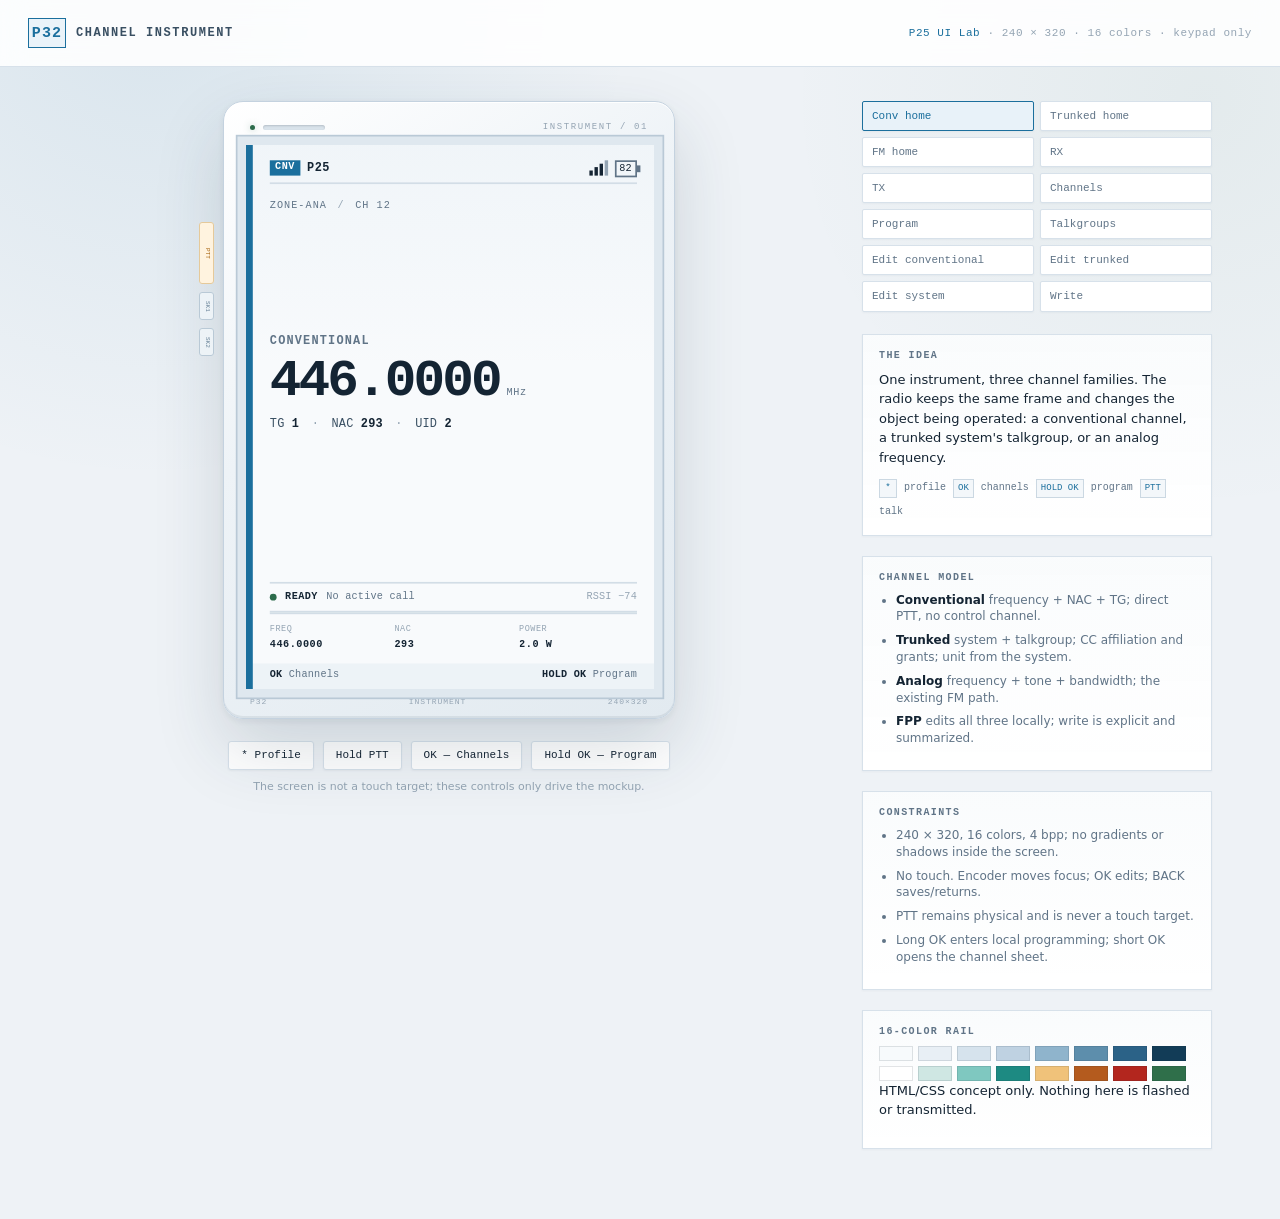
<file: mockups/channel-instrument/index.html>
<!doctype html>
<!-- SPDX-License-Identifier: MIT -->
<!-- Copyright (c) 2026 The RadioFoundry Authors -->
<html lang="en">
<head>
	<meta charset="utf-8">
	<meta name="viewport" content="width=device-width, initial-scale=1">
	<meta name="color-scheme" content="light">
	<title>P32 Channel Instrument — conventional, trunked, FPP</title>
	<link rel="stylesheet" href="styles.css">
</head>
<body>
<header class="topbar">
	<div class="brand"><span class="brand-mark">P32</span><span class="brand-name">CHANNEL INSTRUMENT</span></div>
	<div class="meta"><a href="../p25-ui/">P25 UI Lab</a> · 240 × 320 · 16 colors · keypad only</div>
</header>

<main class="workspace">
	<section class="stage">
		<div class="device">
			<div class="device-top"><span class="led"></span><span class="speaker"></span><span class="device-label">INSTRUMENT / 01</span></div>
			<div class="screen-scale">
				<div class="screen" id="screen" data-current="home-conv">
					<!-- conventional home -->
					<section class="view" data-screen="home-conv" style="--accent: var(--blue)">
						<div class="rail"><span class="badge blue">CNV</span><span class="rail-mode">P25</span><span class="grow"></span><span class="signal"><i></i><i></i><i></i><i class="off"></i></span><span class="batt">82</span></div>
						<div class="eyebrow">ZONE-ANA <span>/</span> CH 12</div>
						<div class="display">
							<div class="display-label">CONVENTIONAL</div>
							<div class="display-main">446.0000<span class="unit">MHz</span></div>
							<div class="display-sub">TG <b>1</b> <span class="sep">·</span> NAC <b>293</b> <span class="sep">·</span> UID <b>2</b></div>
						</div>
						<div class="activity"><span class="dot"></span><b>READY</b><span>No active call</span><span class="activity-right">RSSI −74</span></div>
						<div class="deck">
							<div><span>FREQ</span><b>446.0000</b></div><div><span>NAC</span><b>293</b></div><div><span>POWER</span><b>2.0 W</b></div>
						</div>
						<div class="soft"><span><b>OK</b> Channels</span><span><b>HOLD OK</b> Program</span></div>
					</section>

					<!-- trunked home -->
					<section class="view" data-screen="home-trunk" style="--accent: var(--violet)">
						<div class="rail"><span class="badge violet">TRK</span><span class="rail-mode">P25</span><span class="grow"></span><span class="signal"><i></i><i></i><i></i><i class="off"></i></span><span class="batt">82</span></div>
						<div class="eyebrow">SYS 123 <span>/</span> SITE 1</div>
						<div class="display">
							<div class="display-label">TRUNKED <span class="status-inline">AFFILIATED</span></div>
							<div class="display-main">TG 1<span class="unit">TALKGROUP</span></div>
							<div class="display-sub">CC <b>438.8000</b> <span class="sep">·</span> WACN <b>BEEF0</b> <span class="sep">·</span> UID <b>2</b></div>
						</div>
						<div class="activity"><span class="dot"></span><b>CC LOCKED</b><span>Site 1 · no active call</span><span class="activity-right">RSSI −82</span></div>
						<div class="deck">
							<div><span>CONTROL</span><b>438.8000</b></div><div><span>SYSTEM</span><b>123</b></div><div><span>UNIT</span><b>2</b></div>
						</div>
						<div class="soft"><span><b>OK</b> Channels</span><span><b>HOLD OK</b> Program</span></div>
					</section>

					<!-- FM home -->
					<section class="view" data-screen="home-fm" style="--accent: var(--green)">
						<div class="rail"><span class="badge green">FM</span><span class="rail-mode">ANALOG</span><span class="grow"></span><span class="signal"><i></i><i></i><i></i><i class="off"></i></span><span class="batt">82</span></div>
						<div class="eyebrow">ZONE-ANA <span>/</span> CH 12</div>
						<div class="display">
							<div class="display-label">ANALOG FM <span class="status-inline">12.5 kHz</span></div>
							<div class="display-main">446.0000<span class="unit">MHz</span></div>
							<div class="display-sub">TONE <b>88.5</b> <span class="sep">·</span> POWER <b>2.0 W</b></div>
						</div>
						<div class="activity"><span class="dot"></span><b>SQUELCH CLOSED</b><span>Monitor off</span><span class="activity-right">RSSI −74</span></div>
						<div class="deck">
							<div><span>TONE</span><b>88.5 Hz</b></div><div><span>BANDWIDTH</span><b>12.5 k</b></div><div><span>POWER</span><b>2.0 W</b></div>
						</div>
						<div class="soft"><span><b>OK</b> Channels</span><span><b>HOLD OK</b> Program</span></div>
					</section>

					<!-- receive -->
					<section class="view" data-screen="rx" style="--accent: var(--green)">
						<div class="rail"><span class="badge green">RX</span><span class="rail-mode">P25</span><span class="grow"></span><span class="signal"><i></i><i></i><i></i><i class="off"></i></span><span class="batt">82</span></div>
						<div class="eyebrow">INCOMING GROUP CALL <span>/</span> CONVENTIONAL</div>
						<div class="display">
							<div class="display-label">CLEAR VOICE <span class="status-inline">NAC 293</span></div>
							<div class="display-main">UNIT 7<span class="unit">SOURCE</span></div>
							<div class="display-sub">TALKGROUP <b>1</b> <span class="sep">·</span> GROUP CALL</div>
						</div>
						<div class="meter"><i></i><i></i><i></i><i></i><i></i><i></i><i></i><i></i><i></i><i></i><i></i><i></i></div>
						<div class="activity"><span class="dot"></span><b>RECEIVING</b><span>12:42 · −74 dBm</span><span class="activity-right">PTT reply</span></div>
						<div class="deck"><div><span>NAC</span><b>293</b></div><div><span>TG</span><b>1</b></div><div><span>STATE</span><b>CLEAR</b></div></div>
						<div class="soft"><span><b>PTT</b> Reply</span><span><b>BACK</b> Home</span></div>
					</section>

					<!-- transmit -->
					<section class="view" data-screen="tx" style="--accent: var(--amber)">
						<div class="rail"><span class="badge amber">TX</span><span class="rail-mode" id="tx-rail-mode">P25</span><span class="grow"></span><span class="signal"><i></i><i></i><i></i><i class="off"></i></span><span class="batt">82</span></div>
						<div class="eyebrow" id="tx-eyebrow">TRANSMITTING <span>/</span> CONVENTIONAL</div>
						<div class="display">
							<div class="display-label" id="tx-label">CLEAR VOICE <span class="status-inline">NAC 293</span></div>
							<div class="display-main" id="tx-main">00:00<span class="unit">HOLD PTT</span></div>
							<div class="display-sub" id="tx-sub">TALKGROUP <b>1</b> <span class="sep">·</span> UID <b>2</b></div>
						</div>
						<div class="meter amber"><i></i><i></i><i></i><i></i><i></i><i></i><i></i><i></i><i></i><i></i><i></i><i></i></div>
						<div class="activity"><span class="dot amber"></span><b>ON AIR</b><span>Release PTT to listen</span><span class="activity-right">2.0 W</span></div>
						<div class="deck"><div><span id="tx-deck1-l">MODE</span><b id="tx-deck1">P25</b></div><div><span id="tx-deck2-l">TG</span><b id="tx-deck2">1</b></div><div><span id="tx-deck3-l">POWER</span><b id="tx-deck3">2.0 W</b></div></div>
						<div class="soft"><span><b>HOLD</b> PTT</span><span><b>RELEASE</b> Listen</span></div>
					</section>

					<!-- channel list -->
					<section class="view" data-screen="channels" style="--accent: var(--blue)">
						<div class="rail"><span class="badge blue">OK</span><span class="rail-mode">CHANNELS</span><span class="grow"></span><span class="batt">82</span></div>
						<div class="page-title">CHANNELS <span>4 / 12</span></div>
						<div class="group-label">CONVENTIONAL</div>
						<div class="ch-row selected"><span class="tag cnv">CNV</span><span class="ch-name">CALL 1</span><span class="ch-val">446.0000</span></div>
						<div class="ch-row"><span class="tag cnv">CNV</span><span class="ch-name">CALL 2</span><span class="ch-val">446.1250</span></div>
						<div class="group-label">TRUNKED</div>
						<div class="ch-row"><span class="tag trk">TRK</span><span class="ch-name">SYS 123 / TG 1</span><span class="ch-val">438.8000</span></div>
						<div class="group-label">ANALOG</div>
						<div class="ch-row"><span class="tag fm">FM</span><span class="ch-name">CALL 1</span><span class="ch-val">446.0000</span></div>
						<div class="spacer"></div>
						<div class="soft"><span><b>OK</b> Select</span><span><b>BACK</b> Home</span></div>
					</section>

					<!-- FPP program -->
					<section class="view" data-screen="program" style="--accent: var(--ink)">
						<div class="rail"><span class="badge ink">FPP</span><span class="rail-mode">PROGRAM</span><span class="grow"></span><span class="batt">82</span></div>
						<div class="page-title">PROGRAM <span>LOCAL</span></div>
						<div class="program">
							<div class="cats"><span class="active">CH</span><span>ZN</span><span>SY</span><span>TG</span><span>WR</span></div>
							<div class="prog-list">
								<div class="group-label">CHANNELS</div>
								<div class="ch-row selected"><span class="tag cnv">CNV</span><span class="ch-name">CALL 1</span><span class="ch-val">EDIT</span></div>
								<div class="ch-row"><span class="tag trk">TRK</span><span class="ch-name">SYS 123</span><span class="ch-val">EDIT</span></div>
								<div class="ch-row"><span class="tag fm">FM</span><span class="ch-name">CALL 1</span><span class="ch-val">EDIT</span></div>
								<div class="ch-row"><span class="tag new">+</span><span class="ch-name">New channel</span><span class="ch-val"></span></div>
								<div class="group-label">SYSTEMS</div>
								<div class="ch-row"><span class="tag trk">SYS</span><span class="ch-name">SYS 123</span><span class="ch-val">EDIT</span></div>
							</div>
						</div>
						<div class="soft"><span><b>ENCODER</b> Categories</span><span><b>OK</b> Edit</span></div>
					</section>

					<!-- FPP talkgroups -->
					<section class="view" data-screen="talkgroups" style="--accent: var(--violet)">
						<div class="rail"><span class="badge violet">TG</span><span class="rail-mode">PROGRAM</span><span class="grow"></span><span class="batt">82</span></div>
						<div class="page-title">TALKGROUPS <span>SYS 123</span></div>
						<div class="group-label">SYSTEM 123</div>
						<div class="ch-row selected"><span class="tag trk">TG</span><span class="ch-name">TG 1</span><span class="ch-val">DEFAULT</span></div>
						<div class="ch-row"><span class="tag trk">TG</span><span class="ch-name">TG 2</span><span class="ch-val">SCAN</span></div>
						<div class="ch-row"><span class="tag new">+</span><span class="ch-name">New talkgroup</span><span class="ch-val"></span></div>
						<div class="spacer"></div>
						<div class="soft"><span><b>OK</b> Edit</span><span><b>BACK</b> Program</span></div>
					</section>

					<!-- edit conventional -->
					<section class="view" data-screen="edit-conv" style="--accent: var(--blue)">
						<div class="rail"><span class="badge blue">CNV</span><span class="rail-mode">EDIT</span><span class="grow"></span><span class="batt">82</span></div>
						<div class="page-title">CHANNEL 12 <span>CONVENTIONAL</span></div>
						<div class="types"><span class="active">CONV</span><span>TRK</span><span>FM</span></div>
						<div class="fields">
							<div class="field selected"><span>FREQUENCY</span><b>446.0000</b></div>
							<div class="field"><span>NAC</span><b>293</b></div>
							<div class="field"><span>TALKGROUP</span><b>1</b></div>
							<div class="field"><span>POWER</span><b>2.0 W</b></div>
							<div class="field"><span>BANDWIDTH</span><b>12.5 kHz</b></div>
							<div class="field"><span>RX ONLY</span><b>No</b></div>
						</div>
						<div class="soft"><span><b>OK</b> Edit</span><span><b>BACK</b> Save</span></div>
					</section>

					<!-- edit trunked -->
					<section class="view" data-screen="edit-trunk" style="--accent: var(--violet)">
						<div class="rail"><span class="badge violet">TRK</span><span class="rail-mode">EDIT</span><span class="grow"></span><span class="batt">82</span></div>
						<div class="page-title">CHANNEL 14 <span>TRUNKED</span></div>
						<div class="types"><span>CONV</span><span class="active">TRK</span><span>FM</span></div>
						<div class="fields">
							<div class="field selected"><span>SYSTEM</span><b>SYS 123</b></div>
							<div class="field"><span>TALKGROUP</span><b>1</b></div>
							<div class="field"><span>ZONE</span><b>ZONE-ANA</b></div>
							<div class="field"><span>POWER</span><b>2.0 W</b></div>
							<div class="field"><span>RX ONLY</span><b>No</b></div>
							<div class="field"><span>EMERGENCY</span><b>Allowed</b></div>
						</div>
						<div class="soft"><span><b>OK</b> Edit</span><span><b>BACK</b> Save</span></div>
					</section>

					<!-- edit system -->
					<section class="view" data-screen="edit-system" style="--accent: var(--violet)">
						<div class="rail"><span class="badge violet">SYS</span><span class="rail-mode">EDIT</span><span class="grow"></span><span class="batt">82</span></div>
						<div class="page-title">SYS 123 <span>TRUNKED</span></div>
						<div class="fields tight">
							<div class="field selected"><span>CONTROL</span><b>438.8000</b></div>
							<div class="field"><span>WACN</span><b>BEEF0</b></div>
							<div class="field"><span>SYSTEM ID</span><b>123</b></div>
							<div class="field"><span>RFSS</span><b>1</b></div>
							<div class="field"><span>SITE</span><b>1</b></div>
							<div class="field"><span>NAC</span><b>293</b></div>
							<div class="field"><span>UNIT ID</span><b>2</b></div>
							<div class="field"><span>BAND PLAN</span><b>Auto</b></div>
						</div>
						<div class="soft"><span><b>OK</b> Edit</span><span><b>BACK</b> Save</span></div>
					</section>

					<!-- write -->
					<section class="view" data-screen="write" style="--accent: var(--amber)">
						<div class="rail"><span class="badge amber">WR</span><span class="rail-mode">WRITE</span><span class="grow"></span><span class="batt">82</span></div>
						<div class="write-main">
							<div class="write-count">3</div>
							<div class="write-label">CHANGES READY</div>
							<div class="write-sub">Channel 12 · Channel 14 · SYS 123</div>
						</div>
						<div class="write-list">
							<div><span>CHANNEL 12</span><b>CONV · NAC 293</b></div>
							<div><span>CHANNEL 14</span><b>TRK · TG 1</b></div>
							<div><span>SYS 123</span><b>CC 438.8000 · UID 2</b></div>
						</div>
						<div class="soft"><span><b>OK</b> Write</span><span><b>BACK</b> Cancel</span></div>
					</section>
				</div>
			</div>
			<div class="device-side"><span class="side ptt">PTT</span><span class="side">SK1</span><span class="side">SK2</span></div>
			<div class="device-bottom"><span>P32</span><span>INSTRUMENT</span><span>240×320</span></div>
		</div>

		<div class="controls">
			<button type="button" data-action="profile">* Profile</button>
			<button type="button" data-action="ptt">Hold PTT</button>
			<button type="button" data-action="channels">OK — Channels</button>
			<button type="button" data-action="program">Hold OK — Program</button>
			<span>The screen is not a touch target; these controls only drive the mockup.</span>
		</div>
	</section>

	<aside class="panel">
		<nav class="nav" aria-label="Instrument screens">
			<button type="button" class="active" data-go="home-conv">Conv home</button>
			<button type="button" data-go="home-trunk">Trunked home</button>
			<button type="button" data-go="home-fm">FM home</button>
			<button type="button" data-go="rx">RX</button>
			<button type="button" data-go="tx">TX</button>
			<button type="button" data-go="channels">Channels</button>
			<button type="button" data-go="program">Program</button>
			<button type="button" data-go="talkgroups">Talkgroups</button>
			<button type="button" data-go="edit-conv">Edit conventional</button>
			<button type="button" data-go="edit-trunk">Edit trunked</button>
			<button type="button" data-go="edit-system">Edit system</button>
			<button type="button" data-go="write">Write</button>
		</nav>

		<section class="note">
			<h2>THE IDEA</h2>
			<p id="note">One instrument, three channel families. The radio keeps the same frame and changes the object being operated: a conventional channel, a trunked system's talkgroup, or an analog frequency.</p>
			<div class="keys"><span class="k">*</span> profile <span class="k">OK</span> channels <span class="k">HOLD OK</span> program <span class="k">PTT</span> talk</div>
		</section>

		<section class="note">
			<h2>CHANNEL MODEL</h2>
			<ul>
				<li><b>Conventional</b> frequency + NAC + TG; direct PTT, no control channel.</li>
				<li><b>Trunked</b> system + talkgroup; CC affiliation and grants; unit from the system.</li>
				<li><b>Analog</b> frequency + tone + bandwidth; the existing FM path.</li>
				<li><b>FPP</b> edits all three locally; write is explicit and summarized.</li>
			</ul>
		</section>

		<section class="note">
			<h2>CONSTRAINTS</h2>
			<ul>
				<li>240 × 320, 16 colors, 4 bpp; no gradients or shadows inside the screen.</li>
				<li>No touch. Encoder moves focus; OK edits; BACK saves/returns.</li>
				<li>PTT remains physical and is never a touch target.</li>
				<li>Long OK enters local programming; short OK opens the channel sheet.</li>
			</ul>
		</section>

		<section class="note">
			<h2>16-COLOR RAIL</h2>
			<div class="swatches">
				<i style="--c:#f7fafc"></i><i style="--c:#e8eff5"></i><i style="--c:#d6e3ed"></i><i style="--c:#bfd2e2"></i>
				<i style="--c:#8fb4cc"></i><i style="--c:#5d8eac"></i><i style="--c:#2b6287"></i><i style="--c:#123c57"></i>
				<i style="--c:#ffffff"></i><i style="--c:#cfe7e3"></i><i style="--c:#7fc8c0"></i><i style="--c:#1d8a82"></i>
				<i style="--c:#f0c27a"></i><i style="--c:#b45b1e"></i><i style="--c:#b3261e"></i><i style="--c:#2f6f4a"></i>
			</div>
			<p class="tiny">HTML/CSS concept only. Nothing here is flashed or transmitted.</p>
		</section>
	</aside>
</main>
<script src="app.js"></script>
</body>
</html>
</file>
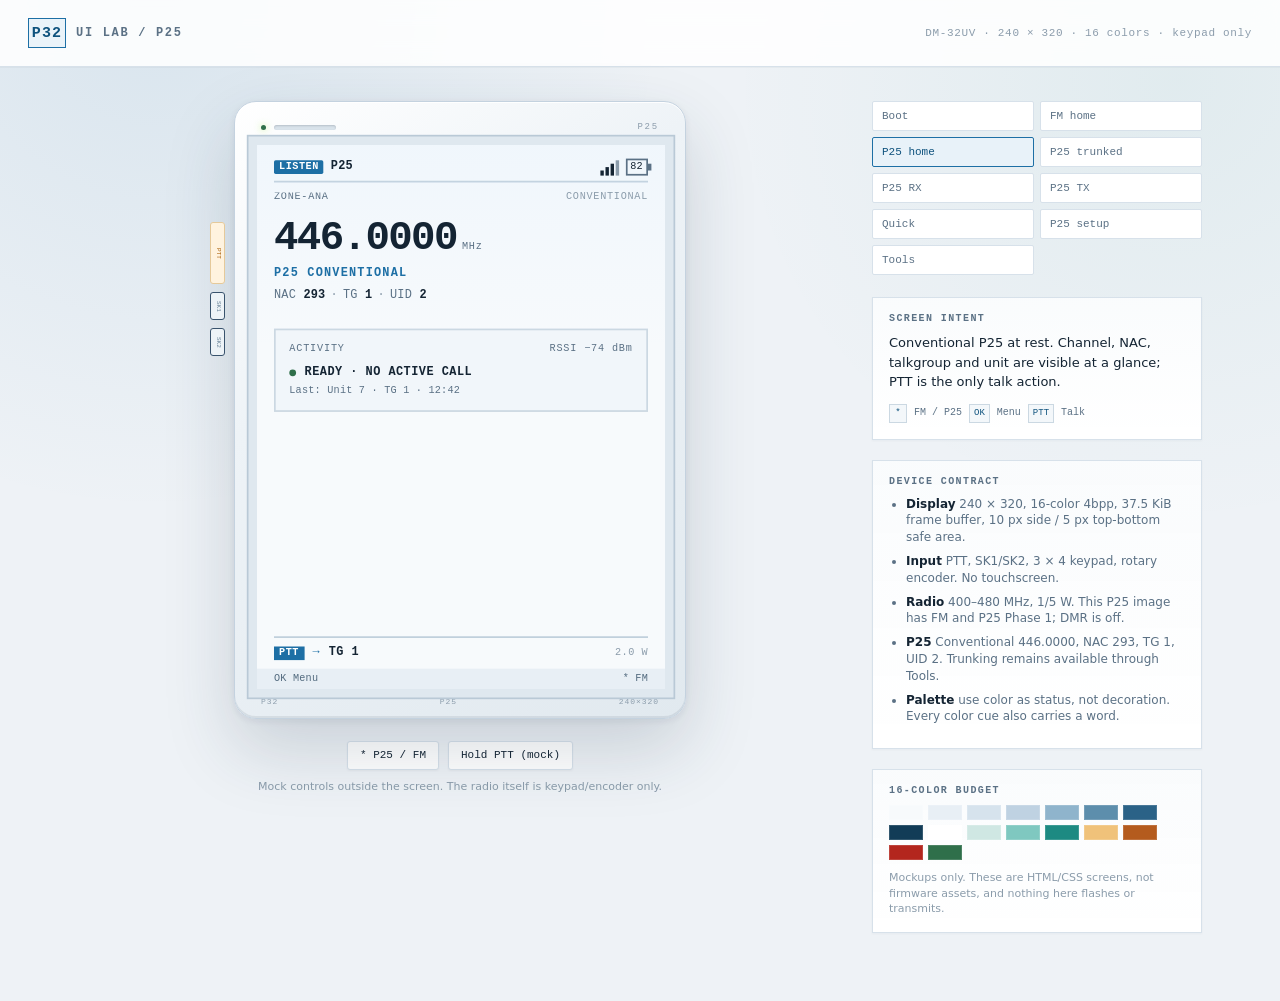
<file: mockups/p25-ui/index.html>
<!doctype html>
<!-- SPDX-License-Identifier: MIT -->
<!-- Copyright (c) 2026 The RadioFoundry Authors -->
<html lang="en">
<head>
	<meta charset="utf-8">
	<meta name="viewport" content="width=device-width, initial-scale=1">
	<meta name="color-scheme" content="light">
	<title>P32 P25 UI Lab — 240×320 keypad mockups</title>
	<link rel="stylesheet" href="styles.css">
</head>
<body>
<header class="topbar">
	<div class="brand"><span class="brand-mark">P32</span><span class="brand-name">UI LAB / P25</span></div>
	<div class="meta">DM-32UV · 240 × 320 · 16 colors · keypad only</div>
</header>

<main class="workspace">
	<section class="stage" aria-label="Radio mockup">
		<div class="device">
			<div class="device-top">
				<span class="led" aria-hidden="true"></span>
				<span class="speaker" aria-hidden="true"></span>
				<span class="device-label">P25</span>
			</div>

			<div class="screen-scale">
				<div class="screen" id="screen" data-current="home-p25">
					<!-- boot -->
					<section class="view boot" data-screen="boot" aria-label="Boot screen">
						<img src="../../boards/dm32/boot_splash.jpg" alt="P32 P25 firmware boot artwork">
					</section>

					<!-- FM home -->
					<section class="view" data-screen="home-fm" aria-label="FM home">
						<div class="status">
							<span class="pill idle">IDLE</span>
							<span class="smode">FM</span>
							<span class="spacer"></span>
							<span class="signal" aria-label="signal 3 of 4"><i></i><i></i><i></i><i class="off"></i></span>
							<span class="battery">82</span>
						</div>
						<div class="zone-line"><span class="zone">ZONE-ANA</span><span class="pos">CH 12 / 32</span></div>
						<div class="hero">
							<div class="freq">446.0000<span class="unit">MHz</span></div>
							<div class="tagline">ANALOG FM</div>
							<div class="subline">TONE <b>88.5</b><span class="dot">·</span>12.5 kHz<span class="dot">·</span>2.0 W</div>
						</div>
						<div class="activity-card">
							<div class="activity-head"><span>ACTIVITY</span><span>RSSI −74 dBm</span></div>
							<div class="activity-main"><span class="ready-dot"></span>SQUELCH CLOSED</div>
							<div class="activity-sub">Monitor off · Tone 88.5 Hz</div>
						</div>
						<div class="spacer-body"></div>
						<div class="talkline"><span class="key">PTT</span><span class="arrow">→</span><span>TALK</span><span class="dim">HOLD TO TRANSMIT</span></div>
						<div class="hint"><span>OK Menu</span><span>* P25</span></div>
					</section>

					<!-- P25 conventional home -->
					<section class="view is-active" data-screen="home-p25" aria-label="P25 conventional home">
						<div class="status">
							<span class="pill listen">LISTEN</span>
							<span class="smode">P25</span>
							<span class="spacer"></span>
							<span class="signal" aria-label="signal 3 of 4"><i></i><i></i><i></i><i class="off"></i></span>
							<span class="battery">82</span>
						</div>
						<div class="zone-line"><span class="zone">ZONE-ANA</span><span class="pos">CONVENTIONAL</span></div>
						<div class="hero">
							<div class="freq">446.0000<span class="unit">MHz</span></div>
							<div class="tagline accent">P25 CONVENTIONAL</div>
							<div class="subline">NAC <b>293</b><span class="dot">·</span>TG <b>1</b><span class="dot">·</span>UID <b>2</b></div>
						</div>
						<div class="activity-card">
							<div class="activity-head"><span>ACTIVITY</span><span>RSSI −74 dBm</span></div>
							<div class="activity-main"><span class="ready-dot"></span>READY · NO ACTIVE CALL</div>
							<div class="activity-sub">Last: Unit 7 · TG 1 · 12:42</div>
						</div>
						<div class="spacer-body"></div>
						<div class="talkline"><span class="key">PTT</span><span class="arrow">→</span><span>TG 1</span><span class="dim">2.0 W</span></div>
						<div class="hint"><span>OK Menu</span><span>* FM</span></div>
					</section>

					<!-- P25 trunked home -->
					<section class="view" data-screen="home-trunk" aria-label="P25 trunked home">
						<div class="status">
							<span class="pill listen">AFFIL</span>
							<span class="smode">P25</span>
							<span class="spacer"></span>
							<span class="signal" aria-label="signal 3 of 4"><i></i><i></i><i></i><i class="off"></i></span>
							<span class="battery">82</span>
						</div>
						<div class="zone-line"><span class="zone">SYS 123 · SITE 1</span><span class="pos">TRUNKED</span></div>
						<div class="hero">
							<div class="freq">438.8000<span class="unit">MHz</span></div>
							<div class="tagline accent">P25 TRUNKED · CC</div>
							<div class="subline">WACN <b>BEEF0</b><span class="dot">·</span>TG <b>1</b><span class="dot">·</span>UID <b>2</b></div>
						</div>
						<div class="activity-card">
							<div class="activity-head"><span>ACTIVITY</span><span>RSSI −82 dBm</span></div>
							<div class="activity-main"><span class="ready-dot"></span>AFFILIATED · CC LOCKED</div>
							<div class="activity-sub">Site 1 · last grant 12:41 · TG 1</div>
						</div>
						<div class="spacer-body"></div>
						<div class="talkline"><span class="key">PTT</span><span class="arrow">→</span><span>REQUEST</span><span class="dim">CC 438.800</span></div>
						<div class="hint"><span>OK Menu</span><span>* FM</span></div>
					</section>

					<!-- P25 receive -->
					<section class="view" data-screen="rx-p25" aria-label="P25 receive">
						<div class="status">
							<span class="pill rx">RX</span>
							<span class="smode">P25</span>
							<span class="spacer"></span>
							<span class="signal" aria-label="signal 3 of 4"><i></i><i></i><i></i><i class="off"></i></span>
							<span class="battery">82</span>
						</div>
						<div class="rx-kicker">INCOMING GROUP CALL</div>
						<div class="caller">UNIT 7</div>
						<div class="call-meta">TALKGROUP 1 · SOURCE 7</div>
						<div class="badge clear">P25 CLEAR <span>·</span> NAC 293</div>
						<div class="audio-meter" aria-label="audio level"><i></i><i></i><i></i><i></i><i></i><i></i><i></i><i></i><i></i><i></i><i></i><i></i></div>
						<div class="spacer-body"></div>
						<div class="info-row"><span class="dim">RSSI −74 dBm</span><span class="dim">12:42</span></div>
						<div class="hint"><span>PTT Reply</span><span>BACK</span></div>
					</section>

					<!-- P25 transmit -->
					<section class="view" data-screen="tx-p25" aria-label="P25 transmit">
						<div class="status">
							<span class="pill tx">TX</span>
							<span class="smode">P25</span>
							<span class="spacer"></span>
							<span class="signal" aria-label="signal 3 of 4"><i></i><i></i><i></i><i class="off"></i></span>
							<span class="battery">82</span>
						</div>
						<div class="rx-kicker">TRANSMITTING</div>
						<div class="caller" id="tx-call">TG 1</div>
						<div class="tx-time" id="tx-time">00:00</div>
						<div class="badge clear" id="tx-meta">P25 CLEAR <span>·</span> NAC 293</div>
						<div class="mic-meter" aria-label="microphone level"><i></i><i></i><i></i><i></i><i></i><i></i><i></i><i></i><i></i><i></i><i></i><i></i></div>
						<div class="spacer-body"></div>
						<div class="info-row"><span class="dim" id="tx-power">2.0 W</span><span class="dim">RELEASE PTT TO LISTEN</span></div>
						<div class="hint"><span>HOLD PTT</span><span>BACK cancels</span></div>
					</section>

					<!-- quick settings -->
					<section class="view" data-screen="quick" aria-label="Quick settings">
						<div class="status">
							<span class="pill idle">IDLE</span>
							<span class="smode">P25</span>
							<span class="spacer"></span>
							<span class="signal" aria-label="signal 3 of 4"><i></i><i></i><i></i><i class="off"></i></span>
							<span class="battery">82</span>
						</div>
						<div class="screen-title"><span>QUICK</span><span class="dim">1 / 6</span></div>
						<div class="rows">
							<div class="row selected"><span class="label">Power</span><span class="value">High</span></div>
							<div class="row"><span class="label">Squelch</span><span class="value">4</span></div>
							<div class="row"><span class="label">Backlight</span><span class="value">80%</span></div>
							<div class="row"><span class="label">Mode</span><span class="value accent">P25</span></div>
							<div class="row"><span class="label">Scan</span><span class="value">Off</span></div>
							<div class="row"><span class="label">P25 system</span><span class="value">›</span></div>
						</div>
						<div class="spacer-body"></div>
						<div class="hint"><span>Encoder</span><span>OK edit</span><span>BACK</span></div>
					</section>

					<!-- P25 system settings -->
					<section class="view" data-screen="p25-settings" aria-label="P25 system settings">
						<div class="status">
							<span class="pill idle">IDLE</span>
							<span class="smode">P25</span>
							<span class="spacer"></span>
							<span class="signal" aria-label="signal 3 of 4"><i></i><i></i><i></i><i class="off"></i></span>
							<span class="battery">82</span>
						</div>
						<div class="screen-title"><span>P25 SYSTEM</span><span class="dim">1 / 7</span></div>
						<div class="rows">
							<div class="row"><span class="label">Mode</span><span class="value accent">Conventional</span></div>
							<div class="row selected"><span class="label">Frequency</span><span class="value">446.0000</span></div>
							<div class="row"><span class="label">NAC</span><span class="value">293</span></div>
							<div class="row"><span class="label">Talkgroup</span><span class="value">1</span></div>
							<div class="row"><span class="label">Unit ID</span><span class="value">2</span></div>
							<div class="row"><span class="label">Band plan</span><span class="value">Auto</span></div>
							<div class="row"><span class="label">Save</span><span class="value">›</span></div>
						</div>
						<div class="spacer-body"></div>
						<div class="hint"><span>Encoder</span><span>OK edit</span><span>BACK</span></div>
					</section>

					<!-- tools -->
					<section class="view" data-screen="tools" aria-label="Tools menu">
						<div class="status">
							<span class="pill idle">IDLE</span>
							<span class="smode">P25</span>
							<span class="spacer"></span>
							<span class="signal" aria-label="signal 3 of 4"><i></i><i></i><i></i><i class="off"></i></span>
							<span class="battery">82</span>
						</div>
						<div class="screen-title"><span>TOOLS</span><span class="dim">1 / 6</span></div>
						<div class="rows">
							<div class="row selected"><span class="index">1</span><span class="label">P25 voice</span><span class="value">›</span></div>
							<div class="row"><span class="index">2</span><span class="label">P25 system</span><span class="value">›</span></div>
							<div class="row"><span class="index">3</span><span class="label">Zones</span><span class="value">›</span></div>
							<div class="row"><span class="index">4</span><span class="label">Channels</span><span class="value">›</span></div>
							<div class="row"><span class="index">5</span><span class="label">Scan</span><span class="value">›</span></div>
							<div class="row"><span class="index">6</span><span class="label">Settings</span><span class="value">›</span></div>
						</div>
						<div class="spacer-body"></div>
						<div class="hint"><span>1–6 open</span><span>BACK</span></div>
					</section>
				</div>
			</div>

			<div class="device-side" aria-hidden="true">
				<span class="side ptt">PTT</span>
				<span class="side">SK1</span>
				<span class="side">SK2</span>
			</div>
			<div class="device-bottom"><span>P32</span><span>P25</span><span>240×320</span></div>
		</div>

		<div class="mock-controls">
			<button type="button" data-action="star">* P25 / FM</button>
			<button type="button" data-action="ptt" id="ptt-button">Hold PTT (mock)</button>
			<span>Mock controls outside the screen. The radio itself is keypad/encoder only.</span>
		</div>
	</section>

	<aside class="panel">
		<nav class="screen-nav" aria-label="Mockup screens">
			<button type="button" data-go="boot">Boot</button>
			<button type="button" data-go="home-fm">FM home</button>
			<button type="button" class="active" data-go="home-p25">P25 home</button>
			<button type="button" data-go="home-trunk">P25 trunked</button>
			<button type="button" data-go="rx-p25">P25 RX</button>
			<button type="button" data-go="tx-p25">P25 TX</button>
			<button type="button" data-go="quick">Quick</button>
			<button type="button" data-go="p25-settings">P25 setup</button>
			<button type="button" data-go="tools">Tools</button>
		</nav>

		<section class="notes">
			<h2>SCREEN INTENT</h2>
			<p id="screen-note">Conventional P25 at rest. The operator sees the channel, NAC, talkgroup and unit at a glance; PTT is the only talk action.</p>
			<div class="legend"><span class="legend-key">*</span> FM / P25 <span class="legend-key">OK</span> Menu <span class="legend-key">PTT</span> Talk</div>
		</section>

		<section class="contract">
			<h2>DEVICE CONTRACT</h2>
			<ul>
				<li><b>Display</b> 240 × 320, 16-color 4bpp, 37.5 KiB frame buffer, 10 px side / 5 px top-bottom safe area.</li>
				<li><b>Input</b> PTT, SK1/SK2, 3 × 4 keypad, rotary encoder. No touchscreen.</li>
				<li><b>Radio</b> 400–480 MHz, 1/5 W. This P25 image has FM and P25 Phase 1; DMR is off.</li>
				<li><b>P25</b> Conventional 446.0000, NAC 293, TG 1, UID 2. Trunking remains available through Tools.</li>
				<li><b>Palette</b> use color as status, not decoration. Every color cue also carries a word.</li>
			</ul>
		</section>

		<section class="palette">
			<h2>16-COLOR BUDGET</h2>
			<div class="swatches" aria-label="palette">
				<i style="--c:#f7fafc"></i><i style="--c:#e8eff5"></i><i style="--c:#d6e3ed"></i><i style="--c:#bfd2e2"></i>
				<i style="--c:#8fb4cc"></i><i style="--c:#5d8eac"></i><i style="--c:#2b6287"></i><i style="--c:#123c57"></i>
				<i style="--c:#ffffff"></i><i style="--c:#cfe7e3"></i><i style="--c:#7fc8c0"></i><i style="--c:#1d8a82"></i>
				<i style="--c:#f0c27a"></i><i style="--c:#b45b1e"></i><i style="--c:#b3261e"></i><i style="--c:#2f6f4a"></i>
			</div>
			<p class="tiny">Mockups only. These are HTML/CSS screens, not firmware assets, and nothing here flashes or transmits.</p>
		</section>
	</aside>
</main>

<script src="app.js"></script>
</body>
</html>
</file>
<file: mockups/channel-instrument/styles.css>
/* SPDX-License-Identifier: MIT */
/* Copyright (c) 2026 The RadioFoundry Authors */
:root {
	--bg: #eef2f6;
	--panel: #ffffff;
	--line: #d7e1ea;
	--line-2: #c4d2df;
	--ink: #142433;
	--ink-2: #394f62;
	--dim: #607487;
	--faint: #94a4b3;
	--blue: #1b6f9d;
	--violet: #6757a3;
	--green: #2c6b4b;
	--amber: #a35e08;
	--red: #a82f28;
	--screen: #f8fafc;
	--screen-deck: #edf3f7;
	--screen-line: #d2dde6;
}

* { box-sizing: border-box; }

body {
	margin: 0;
	min-height: 100vh;
	color: var(--ink);
	background:
		radial-gradient(circle at 12% 0%, rgba(27, 111, 157, .10), transparent 30rem),
		radial-gradient(circle at 94% 8%, rgba(44, 107, 75, .055), transparent 26rem),
		var(--bg);
	font: 14px/1.45 ui-sans-serif, system-ui, -apple-system, "Segoe UI", sans-serif;
}

button { font: inherit; color: inherit; }

a { color: var(--blue); text-decoration: none; }
a:hover { text-decoration: underline; }

.topbar {
	display: flex;
	align-items: center;
	justify-content: space-between;
	gap: 18px;
	padding: 18px 28px;
	border-bottom: 1px solid var(--line);
	background: rgba(255, 255, 255, .88);
	backdrop-filter: blur(12px);
}

.brand { display: flex; align-items: center; gap: 10px; }
.brand-mark {
	display: grid;
	place-items: center;
	width: 38px;
	height: 30px;
	border: 1px solid var(--blue);
	background: #eaf3f9;
	color: var(--blue);
	font: 700 15px/1 "Courier New", monospace;
	letter-spacing: .08em;
}
.brand-name { color: var(--ink-2); font: 700 12px/1 "Courier New", monospace; letter-spacing: .13em; }
.meta { color: var(--faint); font: 11px/1 "Courier New", monospace; letter-spacing: .05em; }

.workspace {
	display: grid;
	grid-template-columns: minmax(470px, 1fr) 350px;
	gap: 32px;
	width: min(1200px, 100%);
	margin: 0 auto;
	padding: 34px 28px 50px;
}

.stage { display: flex; flex-direction: column; align-items: center; gap: 22px; min-width: 0; }

.device {
	position: relative;
	width: 452px;
	padding: 16px 22px 12px;
	border: 1px solid var(--line-2);
	border-radius: 20px;
	background: linear-gradient(145deg, #ffffff, #eef3f7 40%, #e2eaf0);
	box-shadow:
		0 30px 70px rgba(31, 54, 75, .16),
		0 2px 8px rgba(31, 54, 75, .07),
		inset 0 1px 0 rgba(255, 255, 255, .96),
		inset 0 -2px 0 rgba(52, 74, 94, .09);
}

.device-top { display: flex; align-items: center; gap: 8px; height: 18px; margin: 0 4px 9px; }
.led { width: 5px; height: 5px; border-radius: 50%; background: var(--green); box-shadow: 0 0 7px rgba(44, 107, 75, .35); }
.speaker { width: 62px; height: 5px; border-radius: 999px; background: #d9e3eb; box-shadow: inset 0 1px 2px rgba(20, 36, 51, .18); }
.device-label { margin-left: auto; color: var(--faint); font: 9px/1 "Courier New", monospace; letter-spacing: .18em; }

.screen-scale { position: relative; width: 408px; height: 544px; }
.screen {
	position: absolute;
	inset: 0 auto auto 0;
	width: 240px;
	height: 320px;
	overflow: hidden;
	background: var(--screen);
	color: var(--ink);
	font-family: "Courier New", ui-monospace, monospace;
	font-size: 8px;
	line-height: 1.08;
	letter-spacing: .015em;
	transform: scale(1.7);
	transform-origin: top left;
	image-rendering: pixelated;
	-webkit-font-smoothing: none;
	box-shadow:
		0 0 0 5px #dfe8ef,
		0 0 0 6px #b9c9d6,
		inset 0 0 18px rgba(20, 36, 51, .035);
}

.view {
	position: absolute;
	inset: 0;
	display: none;
	flex-direction: column;
	padding: 5px 10px 5px 14px;
	background:
		linear-gradient(180deg, rgba(27, 111, 157, .035), transparent 42%),
		var(--screen);
}
.view.is-active { display: flex; }
.view::before {
	content: "";
	position: absolute;
	left: 0;
	top: 0;
	bottom: 0;
	width: 4px;
	background: var(--accent, var(--blue));
}

.rail {
	display: flex;
	align-items: center;
	gap: 4px;
	height: 18px;
	flex: 0 0 18px;
	border-bottom: 1px solid var(--screen-line);
	font-size: 7px;
}
.badge {
	padding: 1px 3px;
	color: #fff;
	font-size: 6px;
	font-weight: 700;
	letter-spacing: .06em;
}
.badge.blue { background: var(--blue); }
.badge.violet { background: var(--violet); }
.badge.green { background: var(--green); }
.badge.amber { background: var(--amber); }
.badge.ink { background: var(--ink); }
.rail-mode { color: var(--ink); font-weight: 700; letter-spacing: .04em; }
.grow { flex: 1; }
.signal { display: inline-flex; align-items: flex-end; gap: 1px; height: 9px; }
.signal i { display: block; width: 2px; background: var(--ink); }
.signal i:nth-child(1) { height: 3px; }
.signal i:nth-child(2) { height: 5px; }
.signal i:nth-child(3) { height: 7px; }
.signal i:nth-child(4) { height: 9px; }
.signal i.off { background: var(--faint); }
.batt {
	position: relative;
	padding: 0 2px;
	border: 1px solid var(--dim);
	color: var(--ink);
	font-size: 6px;
	line-height: 8px;
}
.batt::after {
	content: "";
	position: absolute;
	top: 2px;
	right: -3px;
	width: 2px;
	height: 4px;
	background: var(--dim);
}

.eyebrow {
	margin-top: 9px;
	color: var(--dim);
	font-size: 6px;
	letter-spacing: .10em;
	line-height: 1.2;
}
.eyebrow span { padding: 0 2px; color: var(--faint); }

.display { margin-top: 8px; }
.view[data-screen^="home-"] .display,
.view[data-screen="rx"] .display,
.view[data-screen="tx"] .display {
	display: flex;
	flex: 1;
	flex-direction: column;
	justify-content: center;
	margin-top: 0;
}
.display-label {
	display: flex;
	align-items: center;
	gap: 6px;
	color: var(--dim);
	font-size: 7px;
	font-weight: 700;
	letter-spacing: .10em;
}
.status-inline {
	padding: 1px 3px;
	border: 1px solid currentColor;
	color: var(--dim);
	font-size: 5px;
	font-weight: 400;
	letter-spacing: .05em;
}
.display-main {
	display: flex;
	align-items: baseline;
	gap: 4px;
	margin-top: 5px;
	color: var(--ink);
	font-size: 31px;
	font-weight: 700;
	line-height: .95;
	letter-spacing: -.055em;
}
.display-main .unit { color: var(--dim); font-size: 6px; font-weight: 400; letter-spacing: .07em; }
.display-sub { margin-top: 7px; color: var(--ink-2); font-size: 7px; }
.display-sub b { color: var(--ink); }
.sep { padding: 0 3px; color: var(--faint); }

.activity {
	display: flex;
	align-items: center;
	gap: 5px;
	margin-top: 16px;
	padding: 5px 0;
	border-top: 1px solid var(--screen-line);
	border-bottom: 1px solid var(--screen-line);
	color: var(--dim);
	font-size: 6px;
}
.activity b { color: var(--ink); font-weight: 700; letter-spacing: .04em; }
.activity-right { margin-left: auto; color: var(--faint); }
.dot { width: 4px; height: 4px; border-radius: 50%; background: var(--green); }
.dot.amber { background: var(--amber); }

.deck {
	display: grid;
	grid-template-columns: repeat(3, 1fr);
	gap: 4px;
	margin-top: auto;
	padding: 7px 0 8px;
	border-top: 1px solid var(--screen-line);
	color: var(--dim);
	font-size: 5px;
	letter-spacing: .06em;
}
.deck div { min-width: 0; }
.deck span { display: block; color: var(--faint); font-size: 5px; }
.deck b { display: block; overflow: hidden; margin-top: 2px; color: var(--ink); font-size: 6px; font-weight: 700; white-space: nowrap; text-overflow: ellipsis; }

.meter { display: flex; align-items: flex-end; gap: 2px; height: 17px; margin-top: 16px; }
.meter i { display: block; width: 3px; background: var(--green); }
.meter i:nth-child(3n) { height: 7px; }
.meter i:nth-child(3n + 1) { height: 13px; }
.meter i:nth-child(3n + 2) { height: 9px; }
.meter.amber i { background: var(--amber); }
.meter.amber i:nth-child(4n) { height: 14px; }
.meter.amber i:nth-child(4n + 1) { height: 7px; }
.meter.amber i:nth-child(4n + 2) { height: 11px; }
.meter.amber i:nth-child(4n + 3) { height: 5px; }

.soft {
	display: flex;
	align-items: center;
	justify-content: space-between;
	gap: 4px;
	height: 15px;
	flex: 0 0 15px;
	margin: 0 -10px -5px -14px;
	padding: 0 10px 0 14px;
	background: var(--screen-deck);
	color: var(--dim);
	font-size: 6px;
}
.soft b { color: var(--ink); font-weight: 700; }
.soft span:last-child { text-align: right; }

.page-title {
	display: flex;
	align-items: baseline;
	justify-content: space-between;
	margin-top: 10px;
	padding-bottom: 5px;
	border-bottom: 1px solid var(--screen-line);
	color: var(--ink);
	font-size: 10px;
	font-weight: 700;
	letter-spacing: .10em;
}
.page-title span { color: var(--faint); font-size: 6px; font-weight: 400; letter-spacing: .04em; }

.group-label {
	margin: 8px 0 3px;
	color: var(--faint);
	font-size: 5px;
	letter-spacing: .12em;
}
.ch-row {
	display: flex;
	align-items: center;
	gap: 5px;
	height: 22px;
	padding: 0 4px;
	border-bottom: 1px solid #e6edf2;
	color: var(--ink);
	font-size: 7px;
}
.ch-row.selected { background: #dfeef8; color: #123d58; }
.tag {
	display: inline-grid;
	place-items: center;
	width: 19px;
	height: 11px;
	color: #fff;
	font-size: 5px;
	font-weight: 700;
}
.tag.cnv { background: var(--blue); }
.tag.trk { background: var(--violet); }
.tag.fm { background: var(--green); }
.tag.new { border: 1px solid var(--faint); background: transparent; color: var(--faint); }
.ch-name { flex: 1; overflow: hidden; white-space: nowrap; text-overflow: ellipsis; }
.ch-val { color: var(--dim); font-size: 6px; }
.ch-row.selected .ch-val { color: #476b82; }
.spacer { flex: 1; }

.program { display: flex; flex: 1; min-height: 0; margin-top: 5px; }
.cats {
	display: flex;
	flex-direction: column;
	width: 27px;
	border-right: 1px solid var(--screen-line);
}
.cats span {
	display: grid;
	place-items: center;
	height: 30px;
	color: var(--faint);
	font-size: 6px;
	font-weight: 700;
	letter-spacing: .03em;
}
.cats span.active { background: #dfeef8; color: var(--blue); border-left: 2px solid var(--blue); }
.prog-list { flex: 1; min-width: 0; padding-left: 9px; }
.prog-list .group-label:first-child { margin-top: 2px; }

.types { display: flex; gap: 4px; margin-top: 8px; }
.types span {
	flex: 1;
	padding: 4px 0;
	border: 1px solid var(--screen-line);
	color: var(--dim);
	font-size: 6px;
	text-align: center;
}
.types span.active { border-color: var(--blue); background: #dfeef8; color: var(--blue); }

.fields { margin-top: 5px; }
.field {
	display: flex;
	align-items: center;
	justify-content: space-between;
	gap: 8px;
	height: 23px;
	padding: 0 4px;
	border-bottom: 1px solid #e6edf2;
	font-size: 6px;
}
.field span { color: var(--dim); letter-spacing: .06em; }
.field b { color: var(--ink); font-size: 7px; }
.field.selected { background: #dfeef8; color: var(--blue); }
.field.selected span { color: #37627a; }
.field.selected b { color: #123d58; }
.fields.tight .field { height: 21px; }

.write-main { margin-top: 30px; text-align: center; }
.write-count { color: var(--ink); font-size: 52px; font-weight: 700; line-height: .9; letter-spacing: -.06em; }
.write-label { margin-top: 5px; color: var(--amber); font-size: 7px; font-weight: 700; letter-spacing: .12em; }
.write-sub { margin-top: 8px; color: var(--dim); font-size: 6px; }
.write-list { margin-top: 18px; border-top: 1px solid var(--screen-line); }
.write-list div { display: flex; justify-content: space-between; gap: 8px; padding: 5px 0; border-bottom: 1px solid #e6edf2; font-size: 6px; }
.write-list span { color: var(--faint); }
.write-list b { color: var(--ink); font-weight: 700; }

.device-side { position: absolute; left: -25px; top: 120px; display: flex; flex-direction: column; gap: 8px; align-items: center; }
.side {
	display: grid;
	place-items: center;
	width: 15px;
	height: 28px;
	border: 1px solid #b9c9d6;
	border-radius: 3px;
	background: #edf3f7;
	color: #658096;
	font: 6px/1 "Courier New", monospace;
	writing-mode: vertical-rl;
}
.side.ptt { height: 62px; background: #fff3df; color: var(--amber); border-color: #e5c99a; }
.device-bottom { display: flex; justify-content: space-between; margin-top: 9px; padding: 0 4px; color: var(--faint); font: 8px/1 "Courier New", monospace; letter-spacing: .12em; }

.controls { display: flex; align-items: center; gap: 9px; flex-wrap: wrap; justify-content: center; width: 452px; }
.controls button {
	padding: 8px 12px;
	border: 1px solid var(--line);
	border-radius: 3px;
	background: var(--panel);
	color: var(--ink);
	box-shadow: 0 1px 2px rgba(31, 54, 75, .05);
	font: 11px/1 "Courier New", monospace;
	cursor: pointer;
}
.controls button:hover { border-color: var(--blue); color: var(--blue); }
.controls button:active { transform: translateY(1px); }
.controls span { flex: 1 0 100%; color: var(--faint); font-size: 11px; text-align: center; }

.panel { min-width: 0; }
.nav { display: grid; grid-template-columns: 1fr 1fr; gap: 6px; margin-bottom: 22px; }
.nav button {
	padding: 8px 9px;
	border: 1px solid var(--line);
	border-radius: 2px;
	background: var(--panel);
	color: var(--dim);
	font: 11px/1.1 "Courier New", monospace;
	text-align: left;
	cursor: pointer;
	box-shadow: 0 1px 2px rgba(31, 54, 75, .04);
}
.nav button:hover { border-color: #9bb9cc; color: var(--ink); }
.nav button.active { border-color: var(--blue); background: #e8f2f9; color: var(--blue); }

.note {
	margin-bottom: 20px;
	padding: 16px;
	border: 1px solid var(--line);
	background: linear-gradient(180deg, rgba(27, 111, 157, .025), transparent), var(--panel);
	box-shadow: 0 1px 2px rgba(31, 54, 75, .04);
}
h2 { margin: 0 0 9px; color: var(--dim); font: 700 10px/1 "Courier New", monospace; letter-spacing: .14em; }
.note p { margin: 0 0 12px; color: var(--ink); font-size: 13px; line-height: 1.5; }
.keys { display: flex; align-items: center; flex-wrap: wrap; gap: 7px; color: var(--dim); font: 10px/1.4 "Courier New", monospace; }
.k { display: inline-grid; place-items: center; min-width: 18px; padding: 2px 4px; border: 1px solid #cbd8e2; background: #f3f7fa; color: var(--blue); font-size: 9px; }
.note ul { margin: 0; padding-left: 17px; color: var(--dim); }
.note li { margin: 7px 0; font-size: 12px; line-height: 1.4; }
.note b { color: var(--ink); font-weight: 600; }
.swatches { display: flex; flex-wrap: wrap; gap: 5px; }
.swatches i { width: 34px; height: 15px; border: 1px solid rgba(20, 36, 51, .12); background: var(--c); }
.tiny { margin: 10px 0 0; color: var(--faint); font-size: 11px; line-height: 1.4; }

@media (max-width: 1000px) {
	.workspace { grid-template-columns: 1fr; padding: 24px 18px 40px; }
	.topbar { align-items: flex-start; flex-direction: column; padding: 16px 20px; }
	.panel { width: min(452px, 100%); margin: 0 auto; }
	.nav { grid-template-columns: repeat(3, minmax(0, 1fr)); }
}

@media (max-width: 520px) {
	.screen-scale { width: 320px; height: 426px; }
	.screen { transform: scale(1.3333); }
	.device, .controls, .panel { width: 100%; }
	.nav { grid-template-columns: repeat(2, minmax(0, 1fr)); }
	.device-side { display: none; }
}
</file>
<file: mockups/p25-ui/styles.css>
/* SPDX-License-Identifier: MIT */
/* Copyright (c) 2026 The RadioFoundry Authors */
:root {
	--bg: #eef2f6;
	--bg-2: #f7f9fb;
	--panel: #ffffff;
	--panel-2: #f2f6f9;
	--line: #d7e1ea;
	--fg: #142433;
	--dim: #5b7185;
	--faint: #8b9cab;
	--cyan: #0c7f78;
	--blue: #1d6fa5;
	--blue-deep: #0e527d;
	--amber: #a65a00;
	--red: #b3261e;
	--green: #2f6f4a;
	--screen: #f7fafc;
	--screen-2: #e8eff5;
	--screen-line: #cbd8e2;
}

* { box-sizing: border-box; }

body {
	margin: 0;
	min-height: 100vh;
	color: var(--fg);
	background:
		radial-gradient(circle at 12% 0%, rgba(29, 111, 165, .10), transparent 32rem),
		radial-gradient(circle at 92% 8%, rgba(12, 127, 120, .06), transparent 28rem),
		var(--bg);
	font: 14px/1.45 ui-sans-serif, system-ui, -apple-system, "Segoe UI", sans-serif;
}

button {
	font: inherit;
	color: inherit;
}

.topbar {
	display: flex;
	align-items: center;
	justify-content: space-between;
	gap: 16px;
	padding: 18px 28px;
	border-bottom: 1px solid var(--line);
	background: rgba(255, 255, 255, .86);
	backdrop-filter: blur(12px);
	box-shadow: 0 1px 0 rgba(20, 36, 51, .03);
}

.brand { display: flex; align-items: center; gap: 10px; }
.brand-mark {
	display: grid;
	place-items: center;
	width: 38px;
	height: 30px;
	border: 1px solid var(--blue);
	background: #eaf3f9;
	color: var(--blue-deep);
	font: 700 15px/1 "Courier New", monospace;
	letter-spacing: .08em;
}
.brand-name { color: var(--dim); font: 600 12px/1 "Courier New", monospace; letter-spacing: .14em; }
.meta { color: var(--faint); font: 11px/1 "Courier New", monospace; letter-spacing: .06em; }

.workspace {
	display: grid;
	grid-template-columns: minmax(480px, 1fr) 330px;
	gap: 30px;
	width: min(1180px, 100%);
	margin: 0 auto;
	padding: 34px 28px 48px;
}

.stage { display: flex; flex-direction: column; align-items: center; gap: 22px; min-width: 0; }

.device {
	position: relative;
	width: 452px;
	padding: 16px 22px 12px;
	border: 1px solid #c4d2df;
	border-radius: 22px;
	background:
		linear-gradient(145deg, #ffffff, #eef3f7 36%, #e1e9ef);
	box-shadow:
		0 30px 70px rgba(31, 54, 75, .18),
		0 2px 8px rgba(31, 54, 75, .08),
		inset 0 1px 0 rgba(255, 255, 255, .95),
		inset 0 -2px 0 rgba(52, 74, 94, .10);
}

.device-top {
	display: flex;
	align-items: center;
	gap: 8px;
	height: 18px;
	margin: 0 4px 9px;
}
.led {
	width: 5px;
	height: 5px;
	border-radius: 50%;
	background: var(--green);
	box-shadow: 0 0 7px rgba(183, 239, 107, .8);
}
.speaker {
	width: 62px;
	height: 5px;
	border-radius: 999px;
	background: #d9e3eb;
	box-shadow: inset 0 1px 2px rgba(20, 36, 51, .18);
}
.device-label {
	margin-left: auto;
	color: var(--faint);
	font: 9px/1 "Courier New", monospace;
	letter-spacing: .2em;
}

.screen-scale {
	position: relative;
	width: 408px;
	height: 544px;
	overflow: visible;
}

.screen {
	position: absolute;
	inset: 0 auto auto 0;
	width: 240px;
	height: 320px;
	overflow: hidden;
	background: var(--screen);
	color: var(--fg);
	font-family: "Courier New", ui-monospace, monospace;
	font-size: 8px;
	line-height: 1.08;
	letter-spacing: .015em;
	transform: scale(1.7);
	transform-origin: top left;
	image-rendering: pixelated;
	-webkit-font-smoothing: none;
	box-shadow:
		0 0 0 5px #dfe8ef,
		0 0 0 6px #b9c9d6,
		inset 0 0 18px rgba(20, 36, 51, .05);
}

.view {
	position: absolute;
	inset: 0;
	display: none;
	flex-direction: column;
	padding: 5px 10px 5px;
	background:
		linear-gradient(180deg, rgba(88, 167, 255, .045), transparent 38%),
		var(--screen);
}
.view.is-active { display: flex; }
.view.boot { padding: 0; }
.view.boot img {
	display: block;
	width: 100%;
	height: 100%;
	object-fit: cover;
	image-rendering: pixelated;
}

.status {
	display: flex;
	align-items: center;
	gap: 4px;
	height: 17px;
	flex: 0 0 17px;
	border-bottom: 1px solid rgba(77, 120, 152, .28);
	font-size: 7px;
}
.pill {
	padding: 1px 3px;
	border-radius: 1px;
	color: #ffffff;
	font-weight: 700;
	font-size: 6px;
	letter-spacing: .05em;
}
.pill.idle { background: #7f93a4; }
.pill.listen { background: var(--blue); }
.pill.rx { background: var(--cyan); }
.pill.tx { background: var(--amber); }
.smode { color: var(--fg); font-weight: 700; }
.spacer { flex: 1; }
.signal { display: inline-flex; align-items: flex-end; gap: 1px; height: 9px; }
.signal i { width: 2px; background: var(--fg); }
.signal i:nth-child(1) { height: 3px; }
.signal i:nth-child(2) { height: 5px; }
.signal i:nth-child(3) { height: 7px; }
.signal i:nth-child(4) { height: 9px; }
.signal i.off { background: var(--faint); }
.battery {
	position: relative;
	padding: 0 2px;
	border: 1px solid var(--dim);
	color: var(--fg);
	font-size: 6px;
	line-height: 8px;
}
.battery::after {
	content: "";
	position: absolute;
	top: 2px;
	right: -3px;
	width: 2px;
	height: 4px;
	background: var(--dim);
}

.zone-line {
	display: flex;
	align-items: center;
	justify-content: space-between;
	gap: 6px;
	margin-top: 6px;
	color: var(--dim);
	font-size: 6px;
	letter-spacing: .07em;
}
.zone { overflow: hidden; white-space: nowrap; text-overflow: ellipsis; }
.pos { color: var(--faint); white-space: nowrap; }

.hero { margin-top: 9px; }
.freq {
	display: flex;
	align-items: baseline;
	gap: 3px;
	color: var(--fg);
	font-size: 24px;
	font-weight: 700;
	letter-spacing: -.04em;
	line-height: 1;
}
.unit { color: var(--dim); font-size: 6px; font-weight: 400; letter-spacing: .08em; }
.tagline {
	margin-top: 5px;
	color: var(--dim);
	font-size: 7px;
	font-weight: 700;
	letter-spacing: .10em;
}
.tagline.accent { color: var(--blue); }
.subline { margin-top: 5px; color: var(--dim); font-size: 7px; }
.subline b { color: var(--fg); }
.dot { padding: 0 3px; color: var(--faint); }

.activity-card {
	margin-top: 15px;
	padding: 8px;
	border: 1px solid var(--screen-line);
	background: #f1f6fa;
}
.activity-head {
	display: flex;
	justify-content: space-between;
	gap: 6px;
	color: var(--dim);
	font-size: 6px;
	letter-spacing: .08em;
}
.activity-main {
	display: flex;
	align-items: center;
	gap: 5px;
	margin-top: 7px;
	color: var(--fg);
	font-size: 7px;
	font-weight: 700;
	letter-spacing: .04em;
}
.activity-sub {
	margin-top: 4px;
	color: var(--dim);
	font-size: 6px;
}
.ready-dot {
	display: inline-block;
	width: 4px;
	height: 4px;
	border-radius: 50%;
	background: var(--green);
}
.spacer-body { flex: 1; min-height: 6px; }

.talkline {
	display: flex;
	align-items: center;
	gap: 5px;
	padding: 5px 0;
	border-top: 1px solid rgba(77, 120, 152, .32);
	color: var(--fg);
	font-size: 7px;
	font-weight: 700;
	letter-spacing: .04em;
}
.key {
	padding: 1px 3px;
	background: var(--blue);
	color: #ffffff;
	font-size: 6px;
}
.arrow { color: var(--blue); }
.dim { color: var(--faint); font-weight: 400; }
.talkline .dim { margin-left: auto; font-size: 6px; }

.hint {
	display: flex;
	align-items: center;
	justify-content: space-between;
	gap: 4px;
	height: 12px;
	flex: 0 0 12px;
	margin: 0 -10px -5px;
	padding: 0 10px;
	background: var(--screen-2);
	color: var(--screen-dim, #526a7e);
	font-size: 6px;
}
.hint span:last-child { margin-left: auto; }

.rx-kicker {
	margin-top: 12px;
	color: var(--cyan);
	font-size: 6px;
	font-weight: 700;
	letter-spacing: .14em;
}
.caller {
	margin-top: 2px;
	color: var(--fg);
	font-size: 22px;
	font-weight: 700;
	letter-spacing: -.02em;
}
.call-meta { margin-top: 4px; color: var(--dim); font-size: 7px; }
.badge {
	display: inline-flex;
	align-items: center;
	gap: 3px;
	align-self: flex-start;
	margin-top: 8px;
	padding: 2px 4px;
	border: 1px solid currentColor;
	color: var(--cyan);
	font-size: 6px;
	font-weight: 700;
	letter-spacing: .06em;
}
.badge span { color: var(--dim); }
.tx-time {
	margin-top: 2px;
	color: var(--amber);
	font-size: 22px;
	font-weight: 700;
	letter-spacing: .04em;
}
#tx-meta { color: var(--amber); }

.audio-meter,
.mic-meter {
	display: flex;
	align-items: flex-end;
	gap: 2px;
	height: 18px;
	margin-top: 12px;
}
.audio-meter i,
.mic-meter i {
	display: block;
	width: 3px;
	background: var(--cyan);
}
.mic-meter i { background: var(--amber); }
.audio-meter i:nth-child(3n) { height: 7px; }
.audio-meter i:nth-child(3n + 1) { height: 13px; }
.audio-meter i:nth-child(3n + 2) { height: 9px; }
.mic-meter i:nth-child(4n) { height: 14px; }
.mic-meter i:nth-child(4n + 1) { height: 7px; }
.mic-meter i:nth-child(4n + 2) { height: 11px; }
.mic-meter i:nth-child(4n + 3) { height: 5px; }

.info-row {
	display: flex;
	justify-content: space-between;
	gap: 6px;
	padding-top: 4px;
	border-top: 1px solid rgba(77, 120, 152, .32);
	font-size: 6px;
}

.screen-title {
	display: flex;
	align-items: baseline;
	justify-content: space-between;
	gap: 8px;
	margin-top: 8px;
	padding-bottom: 4px;
	border-bottom: 1px solid rgba(77, 120, 152, .38);
	color: var(--fg);
	font-size: 9px;
	font-weight: 700;
	letter-spacing: .10em;
}
.screen-title .dim { font-size: 6px; letter-spacing: 0; }

.rows { margin-top: 4px; }
.row {
	display: flex;
	align-items: center;
	gap: 6px;
	height: 22px;
	padding: 0 4px;
	border-bottom: 1px solid rgba(77, 120, 152, .14);
	color: var(--fg);
	font-size: 7px;
}
.row.selected {
	background: var(--blue);
	color: #ffffff;
}
.row.selected .value,
.row.selected .dim,
.row.selected .index { color: #37617d; }
.row .label { flex: 1; }
.row .value { color: var(--dim); }
.row .index { width: 10px; color: var(--faint); font-size: 6px; }
.row.selected .value.accent { color: #ffffff; }
.value.accent { color: var(--blue); }

.device-side {
	position: absolute;
	left: -25px;
	top: 120px;
	display: flex;
	flex-direction: column;
	gap: 8px;
	align-items: center;
}
.side {
	display: grid;
	place-items: center;
	width: 15px;
	height: 28px;
	border: 1px solid #39536d;
	border-radius: 3px;
	background: #edf3f7;
	color: #658096;
	font: 6px/1 "Courier New", monospace;
	writing-mode: vertical-rl;
}
.side.ptt { height: 62px; background: #fff3df; color: var(--amber); border-color: #e5c99a; }

.device-bottom {
	display: flex;
	justify-content: space-between;
	margin-top: 9px;
	padding: 0 4px;
	color: var(--faint);
	font: 8px/1 "Courier New", monospace;
	letter-spacing: .12em;
}

.mock-controls {
	display: flex;
	align-items: center;
	gap: 9px;
	flex-wrap: wrap;
	justify-content: center;
	width: 452px;
}
.mock-controls button {
	padding: 8px 12px;
	border: 1px solid var(--line);
	border-radius: 3px;
	background: var(--panel);
	color: var(--fg);
	font: 11px/1 "Courier New", monospace;
	cursor: pointer;
	box-shadow: 0 1px 2px rgba(31, 54, 75, .05);
}
.mock-controls button:hover { border-color: var(--blue); color: var(--blue); }
.mock-controls button:active { transform: translateY(1px); }
.mock-controls span { flex: 1 0 100%; color: var(--faint); font-size: 11px; text-align: center; }

.panel { min-width: 0; }
.screen-nav {
	display: grid;
	grid-template-columns: 1fr 1fr;
	gap: 6px;
	margin-bottom: 22px;
}
.screen-nav button {
	padding: 8px 9px;
	border: 1px solid var(--line);
	border-radius: 2px;
	background: var(--panel);
	color: var(--dim);
	font: 11px/1.1 "Courier New", monospace;
	text-align: left;
	cursor: pointer;
}
.screen-nav button:hover { border-color: #3b668a; color: var(--fg); }
.screen-nav button.active {
	border-color: var(--blue);
	background: #e8f2f9;
	color: var(--blue-deep);
}

.notes,
.contract,
.palette {
	margin-bottom: 20px;
	padding: 16px;
	border: 1px solid var(--line);
	background: linear-gradient(180deg, rgba(29, 111, 165, .025), transparent), var(--panel);
	box-shadow: 0 1px 2px rgba(31, 54, 75, .04);
}
h2 {
	margin: 0 0 9px;
	color: var(--dim);
	font: 700 10px/1 "Courier New", monospace;
	letter-spacing: .14em;
}
.notes p { margin: 0 0 12px; color: var(--fg); font-size: 13px; line-height: 1.5; }
.legend { display: flex; align-items: center; flex-wrap: wrap; gap: 7px; color: var(--dim); font: 10px/1.4 "Courier New", monospace; }
.legend-key {
	display: inline-grid;
	place-items: center;
	min-width: 18px;
	padding: 2px 4px;
	border: 1px solid #cbd8e2;
	background: #f3f7fa;
	color: var(--blue-deep);
	font-size: 9px;
}
.contract ul { margin: 0; padding-left: 17px; color: var(--dim); }
.contract li { margin: 7px 0; font-size: 12px; line-height: 1.4; }
.contract b { color: var(--fg); font-weight: 600; }
.palette .swatches { display: flex; flex-wrap: wrap; gap: 5px; }
.palette .swatches i {
	width: 34px;
	height: 15px;
	border: 1px solid rgba(255, 255, 255, .14);
	background: var(--c);
}
.tiny { margin: 10px 0 0; color: var(--faint); font-size: 11px; line-height: 1.4; }

@media (max-width: 980px) {
	.workspace { grid-template-columns: 1fr; padding: 24px 18px 40px; }
	.topbar { align-items: flex-start; flex-direction: column; padding: 16px 20px; }
	.panel { width: min(452px, 100%); margin: 0 auto; }
	.screen-nav { grid-template-columns: repeat(3, minmax(0, 1fr)); }
}

@media (max-width: 520px) {
	.screen-scale { width: 320px; height: 426px; }
	.screen { transform: scale(1.3333); }
	.device, .mock-controls, .panel { width: 100%; }
	.screen-nav { grid-template-columns: repeat(2, minmax(0, 1fr)); }
	.device-side { display: none; }
}
</file>
